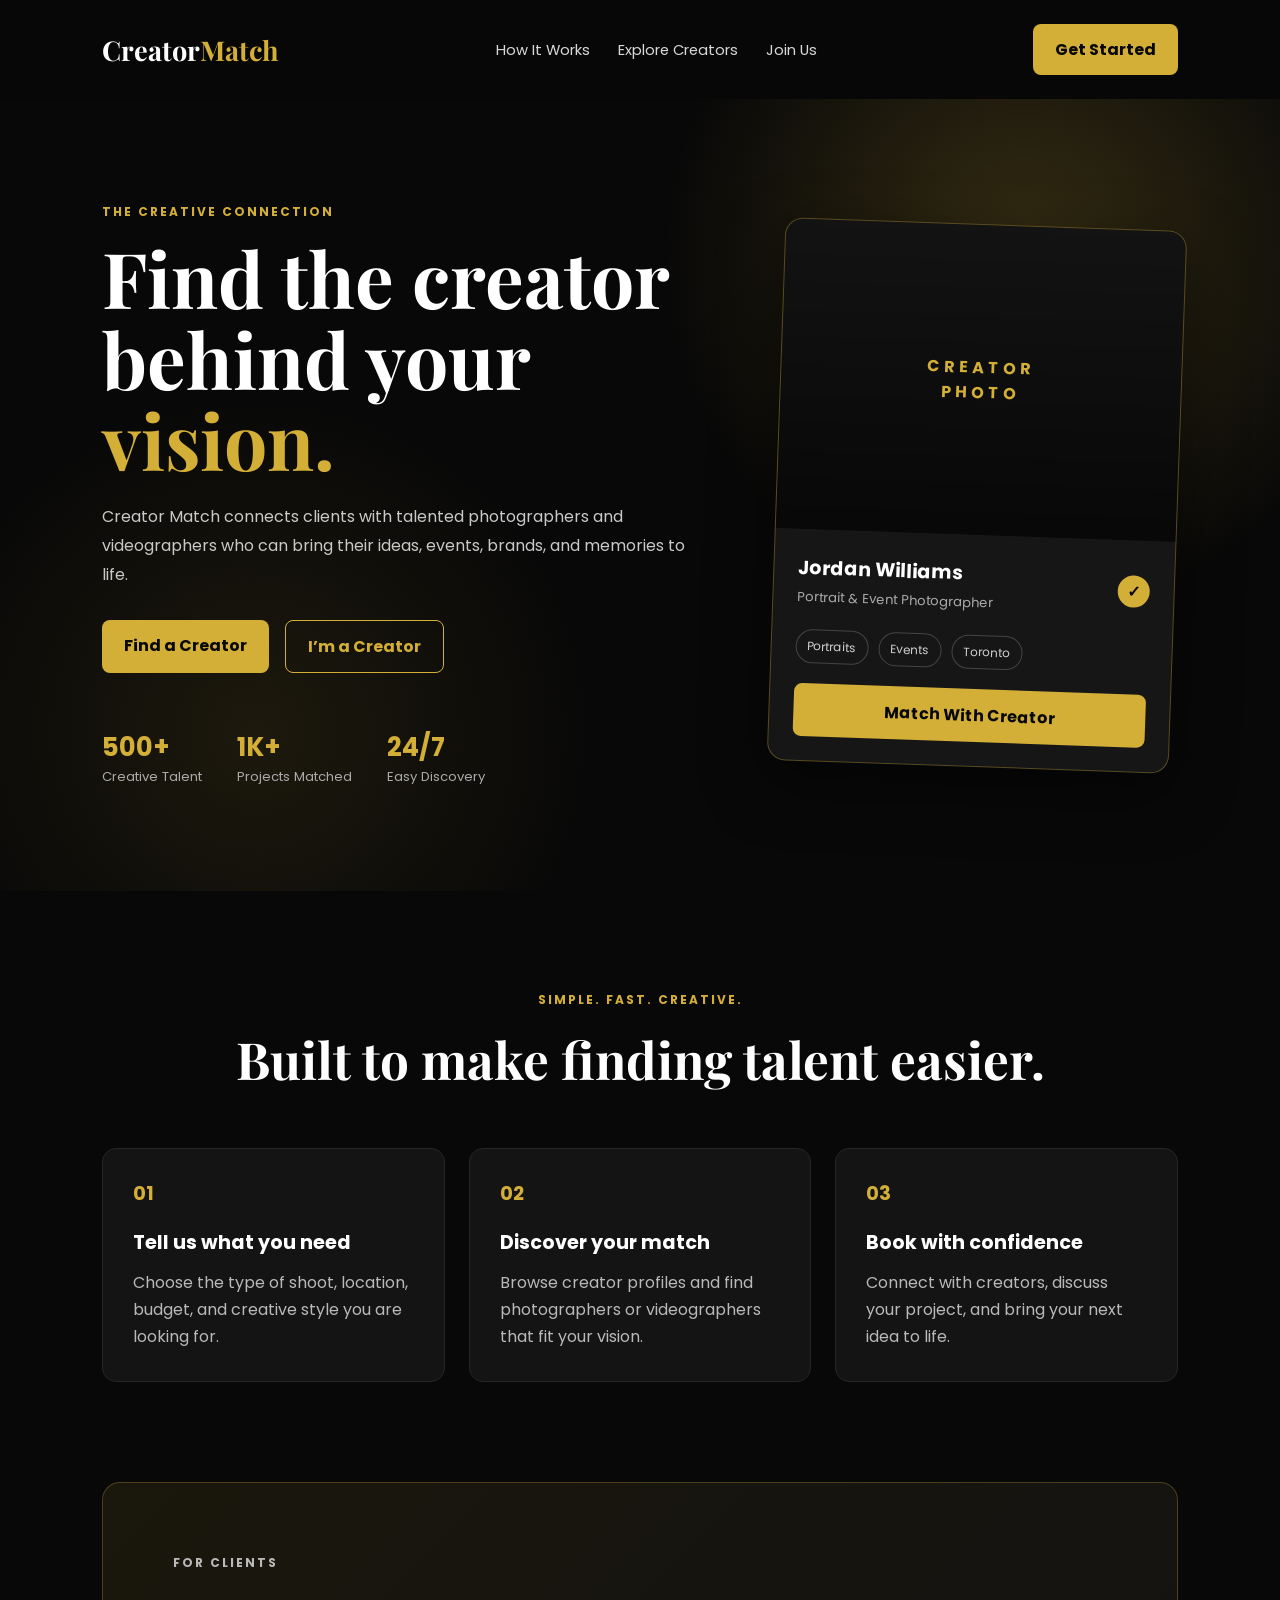
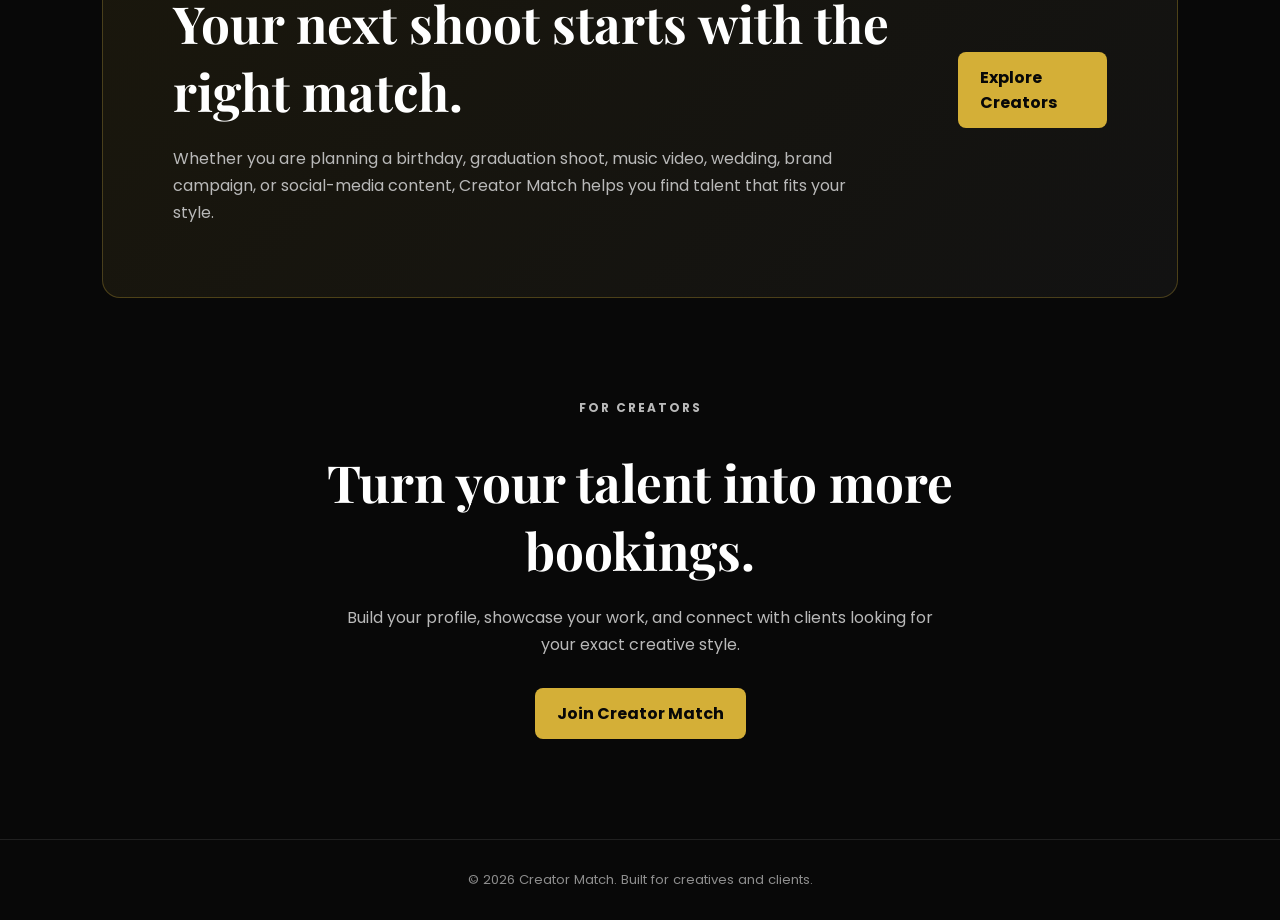
<file: index.html>
<!DOCTYPE html>
<html lang="en">
<head>
    <!-- Sets the character type so text displays properly -->
    <meta charset="UTF-8">

    <!-- Makes the website responsive on phones and tablets -->
    <meta name="viewport" content="width=device-width, initial-scale=1.0">

    <!-- Name shown in the browser tab -->
    <title>Creator Match</title>

    <!-- Connects your HTML page to the styles.css file -->
    <link rel="stylesheet" href="styles.css">

    <!-- Imports clean and premium-looking Google Fonts -->
    <link rel="preconnect" href="https://fonts.googleapis.com">
    <link rel="preconnect" href="https://fonts.gstatic.com" crossorigin>

    <link href="https://fonts.googleapis.com/css2?family=Playfair+Display:wght@600;700&family=Poppins:wght@400;500;600;700&display=swap" rel="stylesheet">
</head>

<body>

    <!-- Top navigation area -->
    <header class="navbar">

        <!-- Website logo -->
        <a href="index.html" class="logo">
            Creator<span>Match</span>
        </a>

        <!-- Navigation links -->
        <nav>
            <ul class="nav-links">
                <li><a href="#how-it-works">How It Works</a></li>
                <li><a href="#creators">Explore Creators</a></li>
                <li><a href="#join">Join Us</a></li>
            </ul>
        </nav>

        <!-- Main call-to-action button in the navigation -->
        <a href="#join" class="nav-button">Get Started</a>

    </header>

    <main>

        <!-- Main introduction section -->
        <section class="hero">

            <!-- Left side: main website message -->
            <div class="hero-content">

                <p class="eyebrow">THE CREATIVE CONNECTION</p>

                <h1>
                    Find the creator<br>
                    behind your <span>vision.</span>
                </h1>

                <p class="hero-text">
                    Creator Match connects clients with talented photographers and
                    videographers who can bring their ideas, events, brands, and
                    memories to life.
                </p>

                <!-- Buttons for clients and creators -->
                <div class="hero-buttons">
                    <a href="#creator.html" class="primary-button">Find a Creator</a>
                    <a href="creator-registration.html" class="secondary-button">I’m a Creator</a>
                </div>

                <!-- Platform statistics -->
                <div class="stats">

                    <div class="stat-box">
                        <h3>500+</h3>
                        <p>Creative Talent</p>
                    </div>

                    <div class="stat-box">
                        <h3>1K+</h3>
                        <p>Projects Matched</p>
                    </div>

                    <div class="stat-box">
                        <h3>24/7</h3>
                        <p>Easy Discovery</p>
                    </div>

                </div>

            </div>

            <!-- Right side: example creator profile card -->
            <div class="hero-card">

                <!-- Placeholder creator image -->
                <div class="profile-image">
                    <p>CREATOR<br>PHOTO</p>
                </div>

                <!-- Creator name and verification symbol -->
                <div class="profile-info">

                    <div>
                        <h2>Jordan Williams</h2>
                        <p>Portrait & Event Photographer</p>
                    </div>

                    <span class="verified">✓</span>

                </div>

                <!-- Creator specialties -->
                <div class="profile-tags">
                    <span>Portraits</span>
                    <span>Events</span>
                    <span>Toronto</span>
                </div>

                <!-- Future matching button -->
                <a href="client-request.html" class="match-button">Match With Creator</a>

            </div>

        </section>

        <!-- Explains the matching process -->
        <section class="how-it-works" id="how-it-works">

            <p class="eyebrow">SIMPLE. FAST. CREATIVE.</p>

            <h2>Built to make finding talent easier.</h2>

            <div class="steps">

                <!-- Step one -->
                <article class="step-card">
                    <span>01</span>
                    <h3>Tell us what you need</h3>
                    <p>
                        Choose the type of shoot, location, budget, and creative
                        style you are looking for.
                    </p>
                </article>

                <!-- Step two -->
                <article class="step-card">
                    <span>02</span>
                    <h3>Discover your match</h3>
                    <p>
                        Browse creator profiles and find photographers or
                        videographers that fit your vision.
                    </p>
                </article>

                <!-- Step three -->
                <article class="step-card">
                    <span>03</span>
                    <h3>Book with confidence</h3>
                    <p>
                        Connect with creators, discuss your project, and bring
                        your next idea to life.
                    </p>
                </article>

            </div>

        </section>

        <!-- Section aimed at clients -->
        <section class="creator-section" id="creators">

            <div>
                <p class="eyebrow">FOR CLIENTS</p>

                <h2>Your next shoot starts with the right match.</h2>

                <p>
                    Whether you are planning a birthday, graduation shoot, music
                    video, wedding, brand campaign, or social-media content,
                    Creator Match helps you find talent that fits your style.
                </p>
            </div>

            <a href="creator.html" class="primary-button">Explore Creators</a>

        </section>

        <!-- Section aimed at photographers and videographers -->
        <section class="join-section" id="join">

            <p class="eyebrow">FOR CREATORS</p>

            <h2>Turn your talent into more bookings.</h2>

            <p>
                Build your profile, showcase your work, and connect with clients
                looking for your exact creative style.
            </p>

            <!-- This can later link to a creator sign-up page -->
            <a href="creator-registration.html" class="primary-button">Join Creator Match</a>

        </section>

    </main>

    <!-- Bottom area of the website -->
    <footer>
        <p>&copy; 2026 Creator Match. Built for creatives and clients.</p>
    </footer>

</body>
</html>
</file>
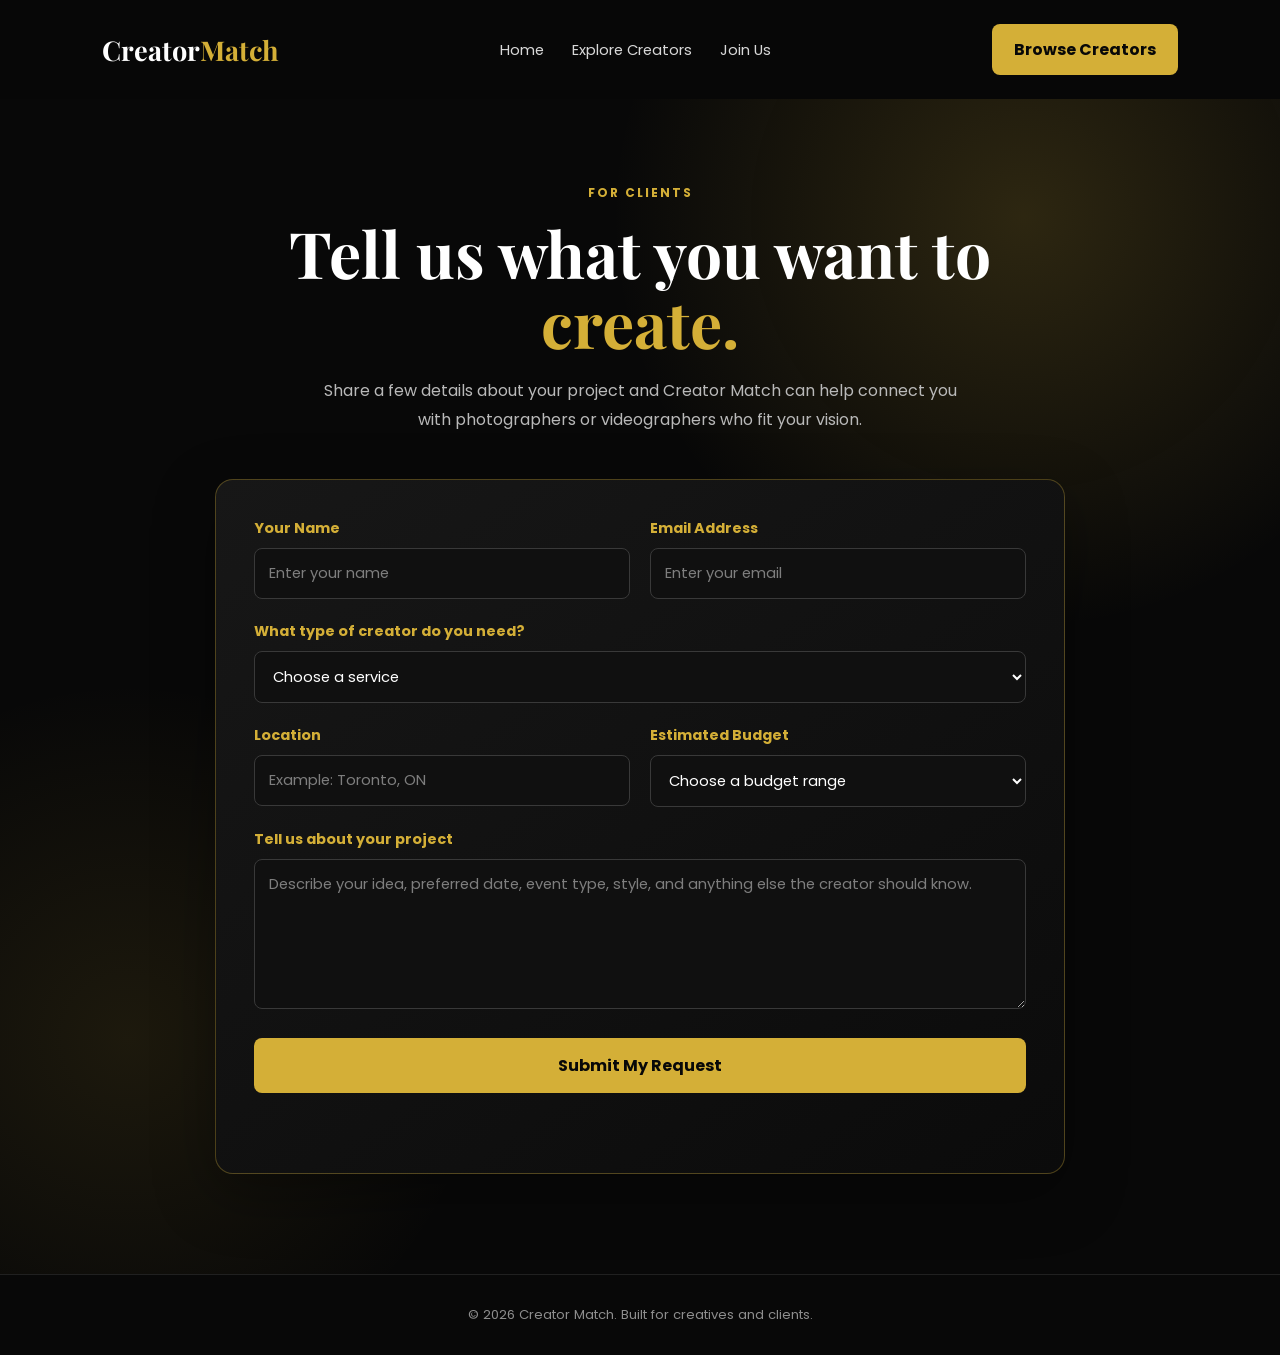
<file: client-request.html>
<!DOCTYPE html>
<html lang="en">
<head>
    <!-- Allows normal letters and symbols to display correctly -->
    <meta charset="UTF-8">

    <!-- Makes the page responsive on phones and tablets -->
    <meta name="viewport" content="width=device-width, initial-scale=1.0">

    <!-- Browser tab name -->
    <title>Find a Creator | Creator Match</title>

    <!-- Connects this page to the shared CSS file -->
    <link rel="stylesheet" href="styles.css">

    <!-- Imports the same fonts used across the website -->
    <link rel="preconnect" href="https://fonts.googleapis.com">
    <link rel="preconnect" href="https://fonts.gstatic.com" crossorigin>

    <link href="https://fonts.googleapis.com/css2?family=Playfair+Display:wght@600;700&family=Poppins:wght@400;500;600;700&display=swap" rel="stylesheet">
</head>

<body>

    <!-- Navigation bar -->
    <header class="navbar">

        <!-- Website logo -->
        <a href="index.html" class="logo">
            Creator<span>Match</span>
        </a>

        <!-- Navigation links -->
        <nav>
            <ul class="nav-links">
                <li><a href="index.html">Home</a></li>
                <li><a href="creator.html">Explore Creators</a></li>
                <li><a href="creator-registration.html">Join Us</a></li>
            </ul>
        </nav>

        <!-- Navigation button -->
        <a href="creator.html" class="nav-button">Browse Creators</a>

    </header>

    <main class="form-page">

        <!-- Intro section -->
        <section class="form-page-intro">

            <p class="eyebrow">FOR CLIENTS</p>

            <h1>Tell us what you want to <span>create.</span></h1>

            <p>
                Share a few details about your project and Creator Match can help
                connect you with photographers or videographers who fit your vision.
            </p>

        </section>

        <!-- Client request form -->
        <section class="form-card">

            <form id="request-form" action="https://formspree.io/f/mnjklgyp" method="POST">

                <div class="form-row">

                    <div class="form-group">
                        <label for="name">Your Name</label>
                        <input
                            id="name"
                            name="name"
                            type="text"
                            placeholder="Enter your name"
                            required>
                    </div>

                    <div class="form-group">
                        <label for="email">Email Address</label>
                        <input
                            id="email"
                            name="email"
                            type="email"
                            placeholder="Enter your email"
                            required>
                    </div>

                </div>

                <div class="form-group">
                    <label for="service">What type of creator do you need?</label>

                    <select id="service" name="service" required>
                        <option value="">Choose a service</option>
                        <option>Photography</option>
                        <option>Videography</option>
                        <option>Photography and Videography</option>
                        <option>Portrait Session</option>
                        <option>Graduation Photos</option>
                        <option>Event Coverage</option>
                        <option>Music Video</option>
                        <option>Brand Content</option>
                    </select>
                </div>

                <div class="form-row">

                    <div class="form-group">
                        <label for="location">Location</label>
                        <input
                            id="location"
                            name="location"
                            type="text"
                            placeholder="Example: Toronto, ON">
                    </div>

                    <div class="form-group">
                        <label for="budget">Estimated Budget</label>

                        <select id="budget" name="budget">
                            <option value="">Choose a budget range</option>
                            <option>Under $200</option>
                            <option>$200 - $500</option>
                            <option>$500 - $1,000</option>
                            <option>$1,000+</option>
                            <option>Not sure yet</option>
                        </select>
                    </div>

                </div>

                <div class="form-group">
                    <label for="details">Tell us about your project</label>

                    <textarea
                        id="details"
                        name="details"
                        placeholder="Describe your idea, preferred date, event type, style, and anything else the creator should know."
                        required></textarea>
                </div>

                <button type="submit" class="form-submit-button">
                    Submit My Request
                </button>

                <!-- Success message shows after form submission -->
                <p class="success-message" id="success-message"></p>

            </form>

        </section>

    </main>

    <!-- Footer -->
    <footer>
        <p>&copy; 2026 Creator Match. Built for creatives and clients.</p>
    </footer>

</body>
</html>
</html>
</file>
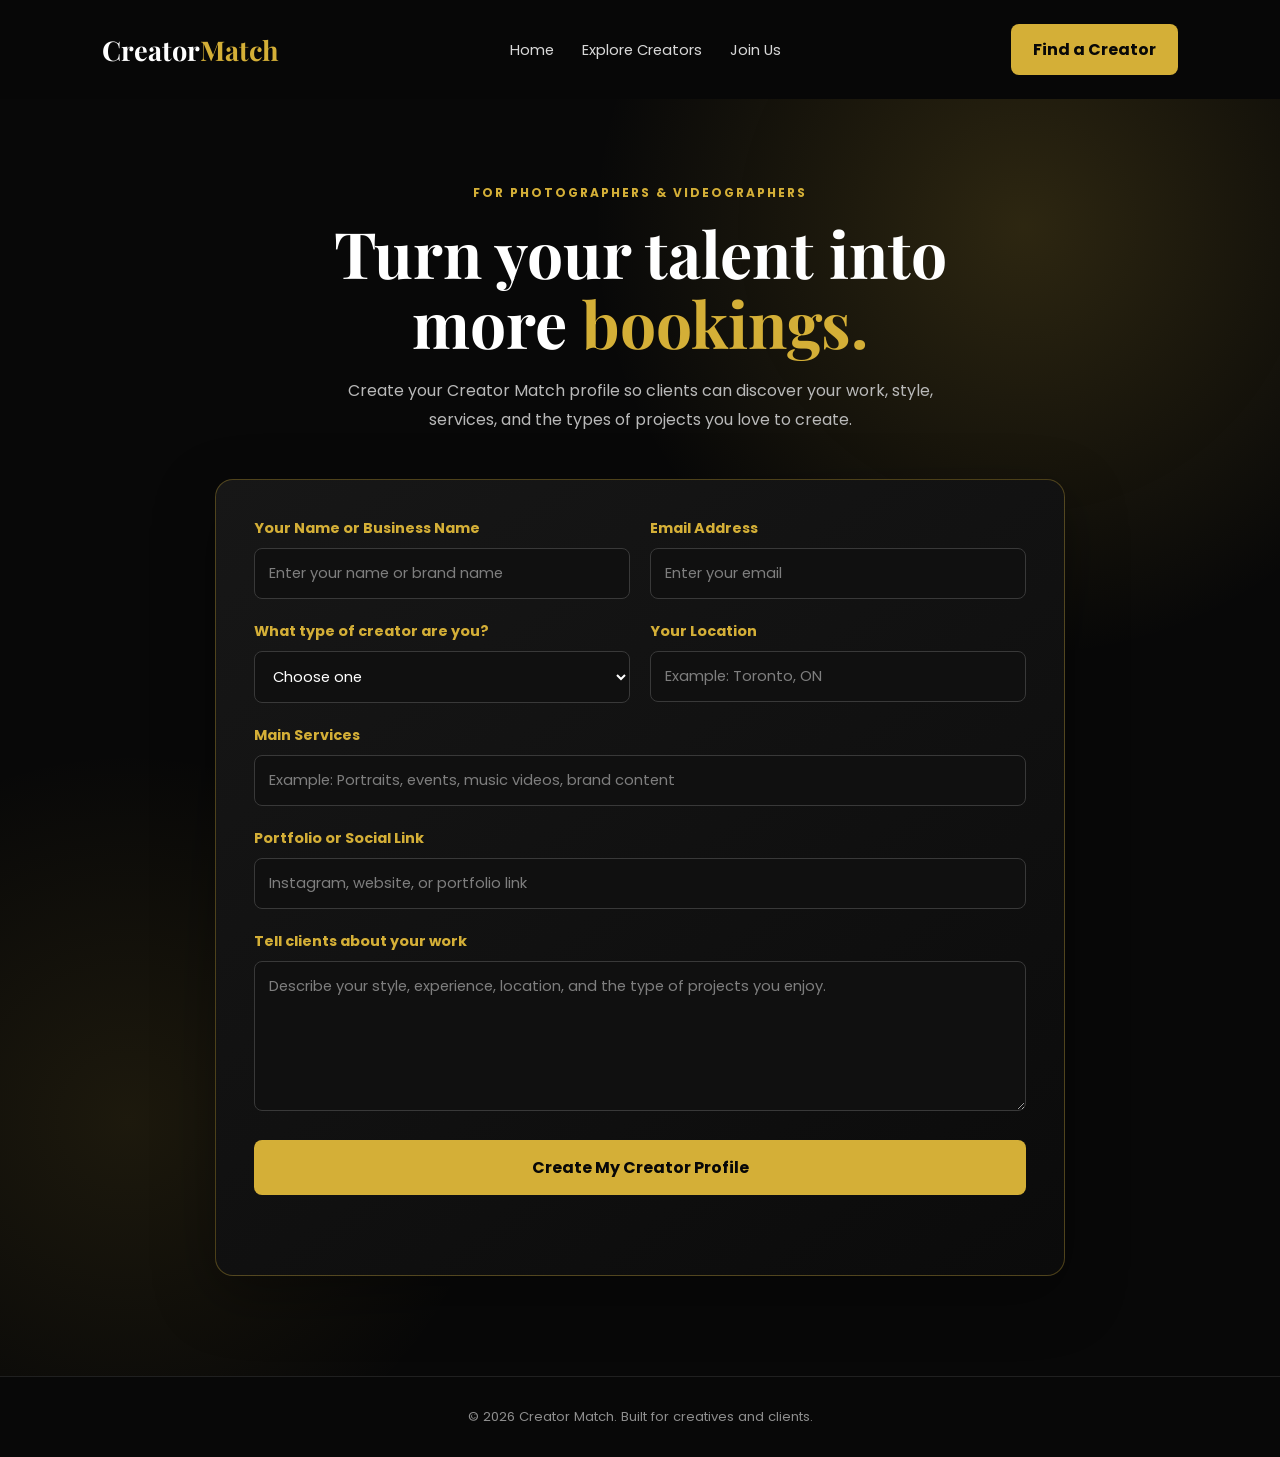
<file: creator-registration.html>
<!DOCTYPE html>
<html lang="en">
<head>
    <!-- Allows normal letters and symbols to display correctly -->
    <meta charset="UTF-8">

    <!-- Makes the page responsive on phones and tablets -->
    <meta name="viewport" content="width=device-width, initial-scale=1.0">

    <!-- Browser tab name -->
    <title>Join as a Creator | Creator Match</title>

    <!-- Connects this page to the shared CSS file -->
    <link rel="stylesheet" href="styles.css">

    <!-- Imports the same fonts used across the website -->
    <link rel="preconnect" href="https://fonts.googleapis.com">
    <link rel="preconnect" href="https://fonts.gstatic.com" crossorigin>

    <link href="https://fonts.googleapis.com/css2?family=Playfair+Display:wght@600;700&family=Poppins:wght@400;500;600;700&display=swap" rel="stylesheet">
</head>

<body>

    <!-- Navigation bar -->
    <header class="navbar">

        <!-- Website logo -->
        <a href="index.html" class="logo">
            Creator<span>Match</span>
        </a>

        <!-- Navigation links -->
        <nav>
            <ul class="nav-links">
                <li><a href="index.html">Home</a></li>
                <li><a href="creator.html">Explore Creators</a></li>
                <li><a href="creator-registration.html">Join Us</a></li>
            </ul>
        </nav>

        <!-- Navigation button -->
        <a href="client-request.html" class="nav-button">Find a Creator</a>

    </header>

    <main class="form-page">

        <!-- Intro section -->
        <section class="form-page-intro">

            <p class="eyebrow">FOR PHOTOGRAPHERS & VIDEOGRAPHERS</p>

            <h1>Turn your talent into more <span>bookings.</span></h1>

            <p>
                Create your Creator Match profile so clients can discover your
                work, style, services, and the types of projects you love to create.
            </p>

        </section>

        <!-- Creator registration form -->
        <section class="form-card">

            <form id="creator-form" action="https://formspree.io/f/xjgqjadw" method="POST">

                <div class="form-row">

                    <div class="form-group">
                        <label for="name">Your Name or Business Name</label>
                        <input
                            id="name"
                            name="creator_name"
                            type="text"
                            placeholder="Enter your name or brand name"
                            required>
                    </div>

                    <div class="form-group">
                        <label for="email">Email Address</label>
                        <input
                            id="email"
                            name="email"
                            type="email"
                            placeholder="Enter your email"
                            required>
                    </div>

                </div>

                <div class="form-row">

                    <div class="form-group">
                        <label for="type">What type of creator are you?</label>

                        <select id="type" name="creator_type" required>
                            <option value="">Choose one</option>
                            <option>Photographer</option>
                            <option>Videographer</option>
                            <option>Photographer and Videographer</option>
                        </select>
                    </div>

                    <div class="form-group">
                        <label for="location">Your Location</label>
                        <input
                            id="location"
                            name="location"
                            type="text"
                            placeholder="Example: Toronto, ON"
                            required>
                    </div>

                </div>

                <div class="form-group">
                    <label for="specialty">Main Services</label>
                    <input
                        id="specialty"
                        name="services"
                        type="text"
                        placeholder="Example: Portraits, events, music videos, brand content"
                        required>
                </div>

                <div class="form-group">
                    <label for="portfolio">Portfolio or Social Link</label>
                    <input
                        id="portfolio"
                        name="portfolio_link"
                        type="url"
                        placeholder="Instagram, website, or portfolio link">
                </div>

                <div class="form-group">
                    <label for="about">Tell clients about your work</label>
                    <textarea
                        id="about"
                        name="about_creator"
                        placeholder="Describe your style, experience, location, and the type of projects you enjoy."
                        required></textarea>
                </div>

                <button type="submit" class="form-submit-button">
                    Create My Creator Profile
                </button>

                <!-- Message appears after Formspree submission -->
                <p class="success-message" id="success-message"></p>

            </form>

        </section>

    </main>

    <!-- Footer -->
    <footer>
        <p>&copy; 2026 Creator Match. Built for creatives and clients.</p>
    </footer>

</body>
</html>
</html>
</file>
<file: styles.css>
/* Removes default spacing from every element */
* {
    margin: 0;
    padding: 0;
    box-sizing: border-box;
}

/* Makes section links scroll smoothly */
html {
    scroll-behavior: smooth;
}

/* Main website styling */
body {
    background-color: #080808;
    color: #ffffff;
    font-family: "Poppins", sans-serif;
}

/* Top navigation bar */
.navbar {
    width: 100%;
    display: flex;
    align-items: center;
    justify-content: space-between;
    padding: 24px 8%;
    position: sticky;
    top: 0;
    z-index: 1000;
    background: rgba(8, 8, 8, 0.95);
    backdrop-filter: blur(10px);
}

/* Website logo */
.logo {
    color: #ffffff;
    text-decoration: none;
    font-family: "Playfair Display", serif;
    font-size: 1.7rem;
    font-weight: 700;
}

/* Makes the word Match gold */
.logo span {
    color: #d4af37;
}

/* Navigation links */
.nav-links {
    display: flex;
    gap: 28px;
    list-style: none;
}

/* Navigation link styling */
.nav-links a {
    color: #d8d8d8;
    text-decoration: none;
    font-size: 0.92rem;
    transition: 0.3s;
}

/* Navigation link hover effect */
.nav-links a:hover {
    color: #d4af37;
}

/* Gold navigation and main buttons */
.nav-button,
.primary-button {
    background-color: #d4af37;
    color: #080808;
    text-decoration: none;
    padding: 13px 22px;
    border-radius: 8px;
    font-weight: 700;
    display: inline-block;
    transition: 0.3s;
}

/* Gold button hover effect */
.nav-button:hover,
.primary-button:hover {
    background-color: #ffffff;
    transform: translateY(-3px);
}

/* Main home page section */
.hero {
    min-height: 88vh;
    display: grid;
    grid-template-columns: 1.2fr 0.8fr;
    gap: 70px;
    align-items: center;
    padding: 80px 8%;
    background:
        radial-gradient(circle at 80% 20%, rgba(212, 175, 55, 0.22), transparent 30%),
        radial-gradient(circle at 20% 80%, rgba(212, 175, 55, 0.10), transparent 28%);
}

/* Small gold headings */
.eyebrow {
    color: #d4af37;
    letter-spacing: 2px;
    font-size: 0.75rem;
    font-weight: 700;
    margin-bottom: 16px;
}

/* Main title */
.hero h1 {
    font-family: "Playfair Display", serif;
    font-size: clamp(3rem, 6vw, 5.7rem);
    line-height: 1.05;
    margin-bottom: 24px;
}

/* Makes highlighted hero word gold */
.hero h1 span {
    color: #d4af37;
}

/* Main hero paragraph */
.hero-text {
    color: #c9c9c9;
    max-width: 620px;
    font-size: 1rem;
    line-height: 1.8;
    margin-bottom: 30px;
}

/* Holds the two hero buttons */
.hero-buttons {
    display: flex;
    gap: 16px;
    flex-wrap: wrap;
}

/* Outline button */
.secondary-button {
    border: 1px solid #d4af37;
    color: #d4af37;
    text-decoration: none;
    padding: 13px 22px;
    border-radius: 8px;
    font-weight: 700;
    transition: 0.3s;
}

/* Outline button hover effect */
.secondary-button:hover {
    background-color: #d4af37;
    color: #080808;
}

/* Statistics row */
.stats {
    display: flex;
    gap: 35px;
    margin-top: 55px;
    flex-wrap: wrap;
}

/* Statistic number */
.stat-box h3 {
    color: #d4af37;
    font-size: 1.6rem;
}

/* Statistic description */
.stat-box p {
    color: #aaaaaa;
    font-size: 0.82rem;
}

/* Example creator profile card */
.hero-card {
    background-color: #161616;
    border: 1px solid rgba(212, 175, 55, 0.35);
    border-radius: 18px;
    overflow: hidden;
    box-shadow: 0 20px 60px rgba(0, 0, 0, 0.5);
    transform: rotate(2deg);
}

/* Example profile image */
.profile-image {
    height: 310px;
    display: flex;
    align-items: center;
    justify-content: center;
    text-align: center;
    color: #d4af37;
    letter-spacing: 4px;
    font-weight: 700;
    background:
        linear-gradient(rgba(0, 0, 0, 0.15), rgba(0, 0, 0, 0.65)),
        url("https://images.unsplash.com/photo-1534528741775-53994a69daeb?auto=format&fit=crop&w=900&q=80");
    background-size: cover;
    background-position: center;
}

/* Creator name and verified badge */
.profile-info {
    display: flex;
    justify-content: space-between;
    align-items: center;
    padding: 24px 24px 12px;
}

/* Creator name */
.profile-info h2 {
    font-size: 1.2rem;
    margin-bottom: 5px;
}

/* Creator specialty */
.profile-info p {
    color: #ababab;
    font-size: 0.82rem;
}

/* Gold verified badge */
.verified {
    width: 32px;
    height: 32px;
    display: flex;
    align-items: center;
    justify-content: center;
    background-color: #d4af37;
    color: #080808;
    border-radius: 50%;
    font-weight: 700;
}

/* Creator profile tags */
.profile-tags {
    display: flex;
    gap: 10px;
    flex-wrap: wrap;
    padding: 10px 24px 20px;
}

/* Individual creator tag */
.profile-tags span {
    border: 1px solid #444444;
    color: #d0d0d0;
    font-size: 0.75rem;
    padding: 7px 11px;
    border-radius: 20px;
}

/* Match button inside creator card */
.match-button {
    width: calc(100% - 48px);
    margin: 0 24px 24px;
    padding: 14px;
    border: none;
    border-radius: 8px;
    background-color: #d4af37;
    color: #080808;
    text-decoration: none;
    text-align: center;
    font-weight: 700;
    display: block;
    transition: 0.3s;
}

/* Match button hover */
.match-button:hover {
    background-color: #ffffff;
}

/* Main spacing for lower sections */
.how-it-works,
.join-section {
    padding: 100px 8%;
    text-align: center;
}

/* Lower section headings */
.how-it-works h2,
.join-section h2,
.creator-section h2 {
    font-family: "Playfair Display", serif;
    font-size: clamp(2.2rem, 4vw, 3.8rem);
    margin-bottom: 20px;
}

/* Three-step layout */
.steps {
    display: grid;
    grid-template-columns: repeat(3, 1fr);
    gap: 24px;
    margin-top: 55px;
    text-align: left;
}

/* Individual step cards */
.step-card {
    background-color: #141414;
    border: 1px solid #262626;
    border-radius: 14px;
    padding: 30px;
    transition: 0.3s;
}

/* Step card hover */
.step-card:hover {
    transform: translateY(-8px);
    border-color: #d4af37;
}

/* Step number */
.step-card span {
    color: #d4af37;
    font-weight: 700;
    font-size: 1.2rem;
}

/* Step heading */
.step-card h3 {
    margin: 20px 0 12px;
    font-size: 1.2rem;
}

/* Paragraph styling */
.step-card p,
.creator-section p,
.join-section p {
    color: #b9b9b9;
    line-height: 1.7;
}

/* Client call-to-action section */
.creator-section {
    margin: 0 8%;
    padding: 70px;
    display: flex;
    justify-content: space-between;
    align-items: center;
    gap: 35px;
    border-radius: 18px;
    background: linear-gradient(135deg, #1a170c, #121212);
    border: 1px solid rgba(212, 175, 55, 0.28);
}

/* Client section paragraph width */
.creator-section p {
    max-width: 680px;
}

/* Creator sign-up section width */
.join-section {
    max-width: 850px;
    margin: auto;
}

/* Creator sign-up paragraph */
.join-section p {
    max-width: 620px;
    margin: 0 auto 30px;
}

/* Footer */
footer {
    border-top: 1px solid #202020;
    padding: 30px 8%;
    text-align: center;
    color: #8d8d8d;
    font-size: 0.82rem;
}

/* Tablet styling */
@media (max-width: 900px) {
    .navbar {
        padding: 20px 6%;
    }

    .nav-links {
        display: none;
    }

    .hero {
        grid-template-columns: 1fr;
        padding: 70px 8%;
    }

    .hero-card {
        max-width: 460px;
        width: 100%;
        margin: auto;
        transform: none;
    }

    .steps {
        grid-template-columns: 1fr;
    }

    .creator-section {
        margin: 0 6%;
        padding: 45px 30px;
        flex-direction: column;
        align-items: flex-start;
    }
}

/* Phone styling */
@media (max-width: 500px) {
    .navbar {
        padding: 18px 5%;
    }

    .nav-button {
        padding: 10px 14px;
        font-size: 0.8rem;
    }

    .hero {
        padding: 60px 7%;
    }

    .stats {
        gap: 20px;
    }

    .hero h1 {
        font-size: 3.1rem;
    }
}
/* =========================================
   CREATOR BROWSING PAGE
   ========================================= */

/* Top section of the creator browsing page */
.creator-page-hero {
    padding: 100px 8% 45px;
    text-align: center;
    background:
        radial-gradient(circle at 50% 0%, rgba(212, 175, 55, 0.18), transparent 45%),
        #080808;
}

/* Main heading on creator page */
.creator-page-hero h1 {
    max-width: 850px;
    margin: 0 auto 20px;
    font-family: "Playfair Display", serif;
    font-size: clamp(2.8rem, 5vw, 4.8rem);
    line-height: 1.1;
}

/* Gold word in the creator page heading */
.creator-page-hero h1 span {
    color: #d4af37;
}

/* Intro paragraph on creator page */
.creator-page-hero > p:last-child {
    max-width: 680px;
    margin: auto;
    color: #b9b9b9;
    line-height: 1.8;
}

/* Holds the category filter buttons */
.creator-filters {
    display: flex;
    justify-content: center;
    gap: 12px;
    flex-wrap: wrap;
    padding: 30px 8% 55px;
}

/* Category filter button */
.filter-button {
    padding: 10px 16px;
    border: 1px solid #3d3d3d;
    border-radius: 25px;
    background-color: #141414;
    color: #d8d8d8;
    font-family: "Poppins", sans-serif;
    font-weight: 600;
    cursor: pointer;
    transition: 0.3s;
}

/* Filter button hover */
.filter-button:hover {
    border-color: #d4af37;
    color: #d4af37;
}

/* Selected filter style */
.active-filter {
    background-color: #d4af37;
    border-color: #d4af37;
    color: #080808;
}

/* Holds all creator profile cards */
.creator-grid {
    display: grid;
    grid-template-columns: repeat(3, 1fr);
    gap: 26px;
    padding: 0 8% 100px;
}

/* Individual creator profile card */
.creator-card {
    overflow: hidden;
    border: 1px solid #282828;
    border-radius: 16px;
    background-color: #141414;
    transition: 0.3s;
}

/* Creator card hover effect */
.creator-card:hover {
    transform: translateY(-8px);
    border-color: rgba(212, 175, 55, 0.8);
}

/* Creator profile photo */
.creator-card img {
    width: 100%;
    height: 260px;
    display: block;
    object-fit: cover;
}

/* Spacing inside a profile card */
.creator-card-content {
    padding: 24px;
}

/* Creator name and verified badge row */
.creator-card-heading {
    display: flex;
    justify-content: space-between;
    gap: 14px;
    align-items: flex-start;
    margin-bottom: 16px;
}

/* Creator name */
.creator-card-heading h2 {
    font-size: 1.3rem;
    margin-bottom: 5px;
}

/* Creator job title */
.creator-card-heading p {
    color: #d4af37;
    font-size: 0.82rem;
}

/* Creator description text */
.creator-description {
    min-height: 76px;
    color: #b9b9b9;
    line-height: 1.7;
    font-size: 0.9rem;
    margin-bottom: 18px;
}

/* Booking button inside a creator card */
.creator-card .primary-button {
    width: 100%;
    text-align: center;
    margin-top: 20px;
}

/* Bottom call-to-action area */
.browse-cta {
    margin: 0 8% 100px;
    padding: 55px;
    display: flex;
    justify-content: space-between;
    align-items: center;
    gap: 30px;
    border: 1px solid rgba(212, 175, 55, 0.28);
    border-radius: 18px;
    background: linear-gradient(135deg, #1a170c, #121212);
}

/* Bottom CTA heading */
.browse-cta h2 {
    margin-bottom: 14px;
    font-family: "Playfair Display", serif;
    font-size: clamp(2rem, 3vw, 3rem);
}

/* Bottom CTA paragraph */
.browse-cta p:not(.eyebrow) {
    max-width: 650px;
    color: #b9b9b9;
    line-height: 1.7;
}

/* Tablet styling for creator page */
@media (max-width: 900px) {
    .creator-grid {
        grid-template-columns: repeat(2, 1fr);
    }

    .browse-cta {
        flex-direction: column;
        align-items: flex-start;
    }
}

/* Phone styling for creator page */
@media (max-width: 600px) {
    .creator-page-hero {
        padding: 75px 7% 35px;
    }

    .creator-grid {
        grid-template-columns: 1fr;
        padding: 0 7% 70px;
    }

    .browse-cta {
        margin: 0 7% 70px;
        padding: 35px 25px;
    }
}
/* =========================================
   CLIENT REQUEST FORM PAGE
   ========================================= */

/* Main spacing around client form page */
.form-page {
    min-height: 85vh;
    padding: 85px 8% 100px;
    background:
        radial-gradient(circle at 80% 10%, rgba(212, 175, 55, 0.18), transparent 28%),
        radial-gradient(circle at 10% 80%, rgba(212, 175, 55, 0.10), transparent 24%);
}

/* Top intro text for form pages */
.form-page-intro {
    max-width: 760px;
    margin: 0 auto 45px;
    text-align: center;
}

/* Main page heading */
.form-page-intro h1 {
    margin-bottom: 18px;
    font-family: "Playfair Display", serif;
    font-size: clamp(2.8rem, 5vw, 4.8rem);
    line-height: 1.1;
}

/* Makes highlighted word gold */
.form-page-intro h1 span {
    color: #d4af37;
}

/* Intro paragraph */
.form-page-intro > p:last-child {
    max-width: 640px;
    margin: auto;
    color: #b9b9b9;
    line-height: 1.8;
}

/* Main form container */
.form-card {
    max-width: 850px;
    margin: auto;
    padding: 38px;
    border: 1px solid rgba(212, 175, 55, 0.32);
    border-radius: 18px;
    background: linear-gradient(145deg, #171717, #0b0b0b);
    box-shadow: 0 20px 60px rgba(0, 0, 0, 0.35);
}

/* Two fields beside each other */
.form-row {
    display: grid;
    grid-template-columns: repeat(2, 1fr);
    gap: 20px;
}

/* Spacing for each input area */
.form-group {
    margin-bottom: 22px;
}

/* Form label */
.form-group label {
    display: block;
    margin-bottom: 9px;
    color: #d4af37;
    font-size: 0.9rem;
    font-weight: 700;
}

/* Inputs, dropdowns, and text area */
.form-group input,
.form-group select,
.form-group textarea {
    width: 100%;
    padding: 14px;
    border: 1px solid #393939;
    border-radius: 8px;
    outline: none;
    background-color: #101010;
    color: #ffffff;
    font-family: "Poppins", sans-serif;
    font-size: 0.92rem;
    transition: 0.3s;
}

/* Placeholder text color */
.form-group input::placeholder,
.form-group textarea::placeholder {
    color: #7e7e7e;
}

/* Gold border while typing */
.form-group input:focus,
.form-group select:focus,
.form-group textarea:focus {
    border-color: #d4af37;
}

/* Project description field */
.form-group textarea {
    min-height: 150px;
    resize: vertical;
}

/* Submit button */
.form-submit-button {
    width: 100%;
    padding: 15px;
    border: none;
    border-radius: 8px;
    background-color: #d4af37;
    color: #080808;
    font-family: "Poppins", sans-serif;
    font-size: 1rem;
    font-weight: 700;
    cursor: pointer;
    transition: 0.3s;
}

/* Submit button hover */
.form-submit-button:hover {
    background-color: #ffffff;
    transform: translateY(-2px);
}

/* Form message */
.success-message {
    min-height: 24px;
    margin-top: 18px;
    color: #d4af37;
    font-weight: 600;
    text-align: center;
}

/* Phone layout */
@media (max-width: 650px) {
    .form-page {
        padding: 70px 7%;
    }

    .form-card {
        padding: 28px 20px;
    }

    .form-row {
        grid-template-columns: 1fr;
        gap: 0;
    }
}
/* =========================================
   SWIPE-STYLE CREATOR MATCH PAGE
   ========================================= */

/* Main spacing around swipe page */
.match-page {
    min-height: 88vh;
    padding: 75px 8% 90px;
    background:
        radial-gradient(circle at 80% 15%, rgba(212, 175, 55, 0.18), transparent 28%),
        radial-gradient(circle at 20% 70%, rgba(212, 175, 55, 0.10), transparent 26%);
}

/* Intro text above the swipe card */
.match-intro {
    max-width: 760px;
    margin: 0 auto 40px;
    text-align: center;
}

/* Main heading */
.match-intro h1 {
    margin-bottom: 18px;
    font-family: "Playfair Display", serif;
    font-size: clamp(2.8rem, 5vw, 4.8rem);
    line-height: 1.1;
}

/* Makes vision gold */
.match-intro h1 span {
    color: #d4af37;
}

/* Intro paragraph */
.match-intro > p:last-child {
    max-width: 650px;
    margin: auto;
    color: #b9b9b9;
    line-height: 1.8;
}

/* Centers the swipe card and actions */
.swipe-area {
    max-width: 500px;
    margin: auto;
}

/* Main profile card */
.swipe-card {
    overflow: hidden;
    border: 1px solid rgba(212, 175, 55, 0.35);
    border-radius: 20px;
    background: #151515;
    box-shadow: 0 22px 60px rgba(0, 0, 0, 0.45);
}

/* Creator image area */
.swipe-image {
    height: 360px;
    overflow: hidden;
}

/* Creator image */
.swipe-image img {
    width: 100%;
    height: 100%;
    display: block;
    object-fit: cover;
}

/* Creator information section */
.swipe-card-content {
    padding: 26px;
}

/* Top row inside card */
.swipe-card-top {
    display: flex;
    justify-content: space-between;
    gap: 18px;
    align-items: flex-start;
    margin-bottom: 16px;
}

/* Creator name */
.swipe-card-top h2 {
    font-size: 1.7rem;
    margin-bottom: 5px;
}

/* Creator title and location */
.creator-role {
    color: #d4af37;
    font-size: 0.9rem;
}

/* Creator bio */
.creator-bio {
    color: #c4c4c4;
    line-height: 1.7;
    margin-bottom: 18px;
}

/* Starting price text */
.starting-price {
    margin-top: 20px;
    color: #c9c9c9;
    font-size: 0.92rem;
}

/* Gold price */
.starting-price strong {
    color: #d4af37;
    font-size: 1.1rem;
}

/* Area holding pass, details, and match buttons */
.match-actions {
    display: flex;
    justify-content: center;
    align-items: center;
    gap: 18px;
    margin-top: 26px;
}

/* Pass and match round buttons */
.pass-button,
.like-button {
    width: 62px;
    height: 62px;
    border-radius: 50%;
    border: 1px solid #444444;
    background: #161616;
    font-size: 1.7rem;
    font-weight: 700;
    cursor: pointer;
    transition: 0.3s;
}

/* Pass button color */
.pass-button {
    color: #ff7b7b;
}

/* Match button color */
.like-button {
    color: #d4af37;
    border-color: rgba(212, 175, 55, 0.7);
}

/* Hover effect for pass button */
.pass-button:hover {
    border-color: #ff7b7b;
    transform: translateY(-4px);
}

/* Hover effect for match button */
.like-button:hover {
    background: #d4af37;
    color: #080808;
    transform: translateY(-4px);
}

/* Middle details button */
.details-button {
    padding: 14px 18px;
    border: 1px solid rgba(212, 175, 55, 0.7);
    border-radius: 8px;
    color: #d4af37;
    text-decoration: none;
    font-weight: 700;
    transition: 0.3s;
}

/* Details button hover */
.details-button:hover {
    background: #d4af37;
    color: #080808;
}

/* Help text under action buttons */
.swipe-help {
    margin-top: 18px;
    color: #999999;
    text-align: center;
    font-size: 0.82rem;
}

/* Phone layout */
@media (max-width: 600px) {
    .match-page {
        padding: 65px 7% 75px;
    }

    .swipe-image {
        height: 300px;
    }

    .swipe-card-content {
        padding: 22px;
    }

    .match-actions {
        gap: 12px;
    }

    .pass-button,
    .like-button {
        width: 56px;
        height: 56px;
    }
}
}
</file>
